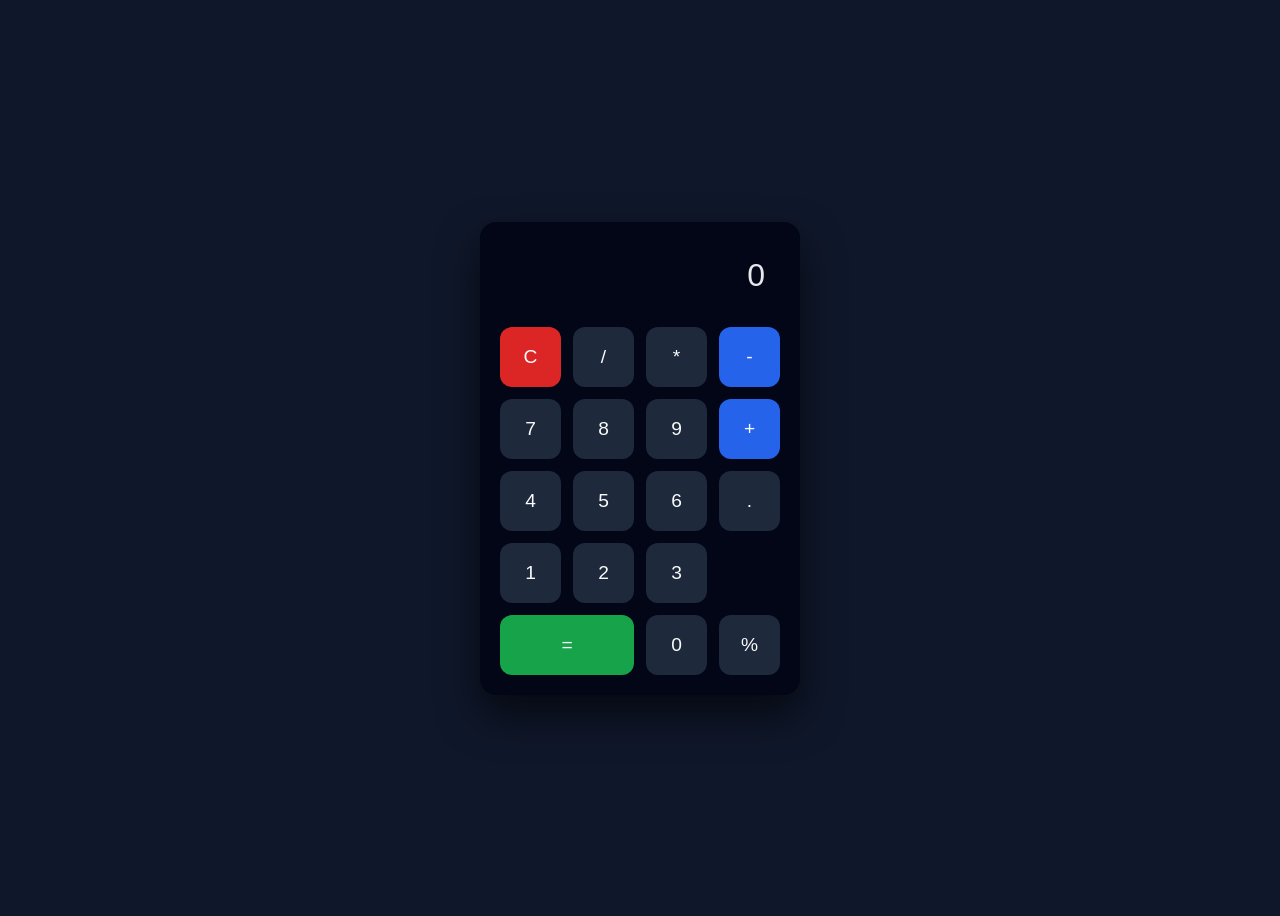
<file: index.html>
<!DOCTYPE html>
<html lang="en">
<head>
  <meta charset="UTF-8" />
  <meta name="viewport" content="width=device-width, initial-scale=1.0" />
  <title>Calculator</title>
  <link rel="stylesheet" href="cal.css">
  
</head>
<body>
  <div class="calculator">
    <div id="display" class="display">0</div>

    <div class="buttons">
      <button class="clear">C</button>
      <button>/</button>
      <button>*</button>
      <button class="operator">-</button>

      <button>7</button>
      <button>8</button>
      <button>9</button>
      <button class="operator">+</button>

      <button>4</button>
      <button>5</button>
      <button>6</button>
      <button>.</button>

      <button>1</button>
      <button>2</button>
      <button>3</button>
      <button class="equal">=</button>

      <button>0</button>
      <button>%</button>
    </div>
  </div>

  <script src="calculator.js"></script>
</body>
</html>
</file>
<file: cal.css>
* {
      box-sizing: border-box;
      font-family: Arial, Helvetica, sans-serif;
    }

    body {
      min-height: 100vh;
      display: flex;
      align-items: center;
      justify-content: center;
      background: #0f172a;
    }

    .calculator {
      width: 320px;
      background: #020617;
      padding: 20px;
      border-radius: 16px;
      box-shadow: 0 20px 40px rgba(0, 0, 0, 0.6);
    }

    .display {
      width: 100%;
      height: 70px;
      background: #020617;
      color: #e5e7eb;
      font-size: 2rem;
      text-align: right;
      padding: 15px;
      border-radius: 12px;
      margin-bottom: 15px;
      overflow-x: auto;
    }

    .buttons {
      display: grid;
      grid-template-columns: repeat(4, 1fr);
      gap: 12px;
    }

    button {
      height: 60px;
      border-radius: 12px;
      border: none;
      font-size: 1.2rem;
      cursor: pointer;
      background: #1e293b;
      color: #f8fafc;
      transition: background 0.2s ease, transform 0.1s ease;
    }

    button:hover {
      background: #334155;
    }

    button:active {
      transform: scale(0.95);
    }

    .operator {
      background: #2563eb;
    }

    .operator:hover {
      background: #1d4ed8;
    }

    .equal {
      grid-column: span 2;
      background: #16a34a;
    }

    .equal:hover {
      background: #15803d;
    }

    .clear {
      background: #dc2626;
    }

    .clear:hover {
      background: #b91c1c;
    }
</file>
